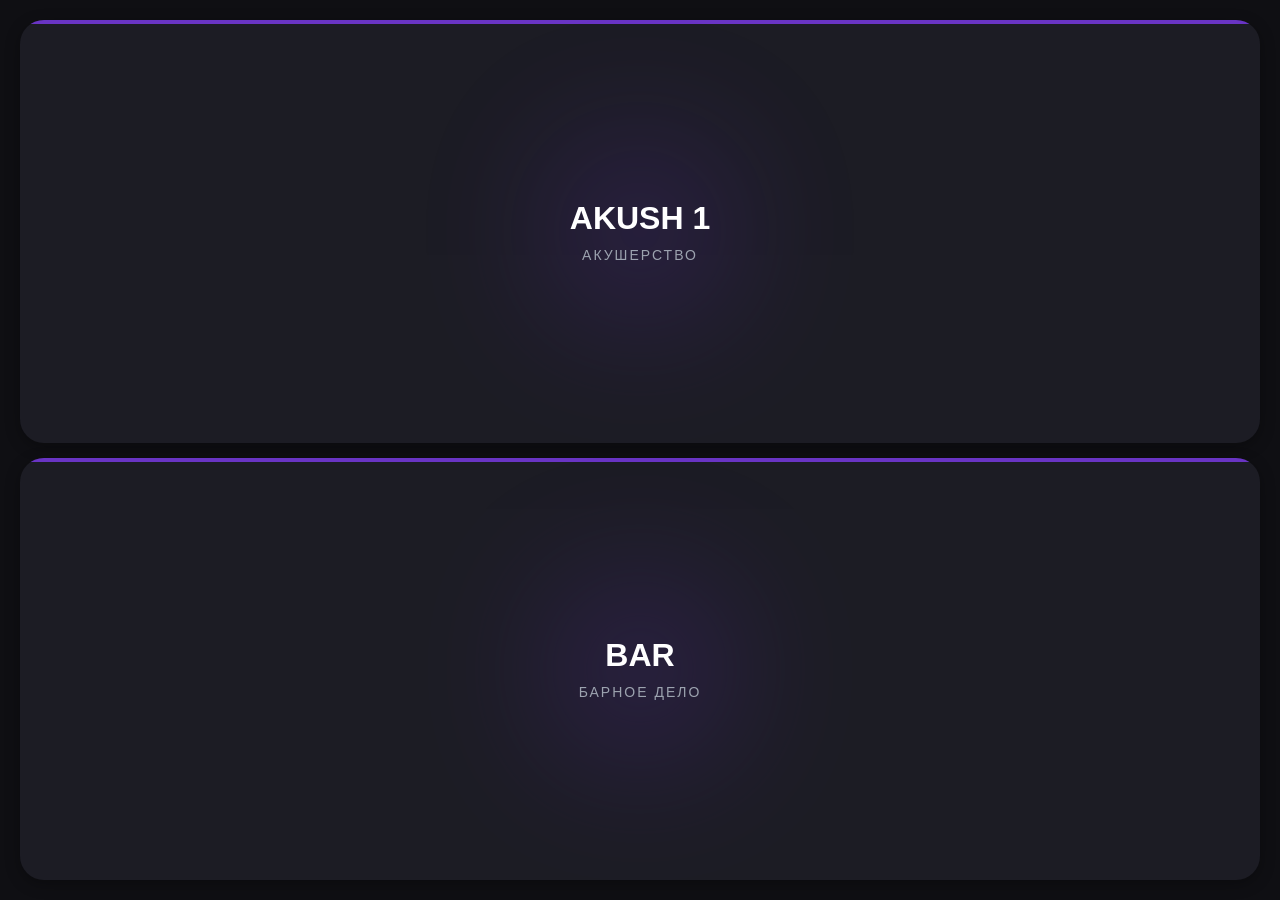
<file: index.html>
<!DOCTYPE html>
<html lang="ru">
<head>
    <meta charset="UTF-8">
    <meta name="viewport" content="width=device-width, initial-scale=1.0, maximum-scale=1.0, user-scalable=no">
    <title>Выбор приложения</title>
    <style>
        /* Сброс стилей */
        * {
            box-sizing: border-box;
            margin: 0;
            padding: 0;
        }

        body {
            /* Темный фон, как в вашем ТТК */
            background-color: #0f0f13; 
            color: #ffffff;
            font-family: -apple-system, BlinkMacSystemFont, "Segoe UI", Roboto, Helvetica, Arial, sans-serif;
            
            /* Делаем контейнер на весь экран (с учетом мобильных браузеров) */
            height: 100vh;
            height: 100dvh; /* Динамическая высота для мобильных */
            display: flex;
            flex-direction: column;
            gap: 15px; /* Расстояние между карточками */
            padding: 20px; /* Отступы от краев экрана */
        }

        /* Общие стили для карточек */
        .card {
            flex: 1; /* Карточки занимают поровну всё доступное место */
            background-color: #1c1c24; /* Цвет карточек из ТТК */
            border-radius: 24px; /* Красивое скругление */
            display: flex;
            flex-direction: column;
            justify-content: center;
            align-items: center;
            text-decoration: none;
            color: #ffffff;
            position: relative;
            overflow: hidden;
            transition: transform 0.2s ease, background-color 0.2s ease;
            box-shadow: 0 4px 15px rgba(0, 0, 0, 0.3);
        }

        /* Эффект нажатия на телефоне */
        .card:active {
            transform: scale(0.98);
            background-color: #252530;
        }

        /* Заголовки внутри карточек */
        .card h2 {
            font-size: 32px;
            font-weight: 800;
            margin-bottom: 10px;
            z-index: 2;
        }

        /* Подзаголовок (мелкий текст) */
        .card p {
            font-size: 14px;
            color: #9ca3af; /* Серый цвет */
            z-index: 2;
            text-transform: uppercase;
            letter-spacing: 2px;
        }

        /* Фиолетовая полоска-акцент сверху карточки */
        .card::before {
            content: '';
            position: absolute;
            top: 0;
            left: 0;
            width: 100%;
            height: 4px;
            background: #7c3aed; /* Фиолетовый акцент */
            opacity: 0.8;
        }

        /* Красивое свечение на фоне (опционально) */
        .card .glow {
            position: absolute;
            width: 150px;
            height: 150px;
            background: #7c3aed;
            filter: blur(80px);
            opacity: 0.3;
            border-radius: 50%;
            z-index: 1;
        }
    </style>
</head>
<body>

    <!-- Верхняя карточка -->
    <a href="https://newoldergreydownultima886.github.io/akush1" class="card">
        <div class="glow"></div>
        <h2>AKUSH 1</h2>
        <p>Акушерство</p>
    </a>

    <!-- Нижняя карточка -->
    <a href="https://newoldergreydownultima886.github.io/bar" class="card">
        <div class="glow"></div>
        <h2>BAR</h2>
        <p>Барное дело</p>
    </a>

</body>
</html>
</file>
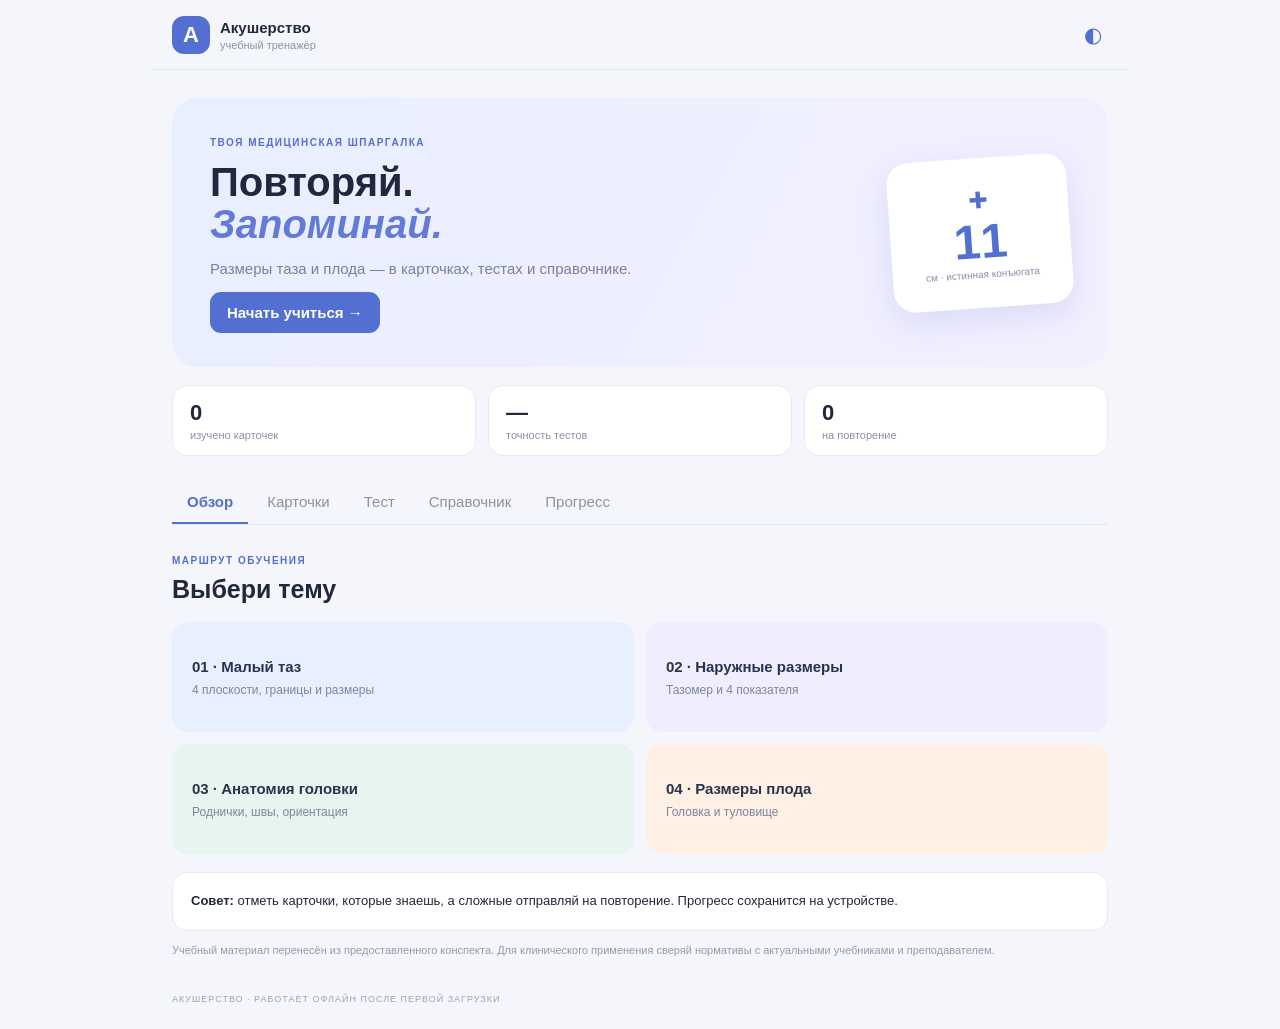
<file: akush1/index.html>
<!doctype html>
<html lang="ru">
<head>
    <meta charset="utf-8">
    <meta name="viewport" content="width=device-width,initial-scale=1,viewport-fit=cover">
    <meta name="theme-color" content="#f4f6fb">
    <meta name="description" content="Учебный тренажёр по акушерским размерам">
    <!-- Исправленные пути (добавлен ./) -->
    <link rel="manifest" href="./manifest.webmanifest">
    <link rel="icon" href="./icons/icon-192.png">
    <link rel="stylesheet" href="./style.css">
    <title>Акушерство — тренажёр</title>
</head>
<body>
<header><div class="logo">А</div><div><b>Акушерство</b><small>учебный тренажёр</small></div><button id="theme">◐</button><button id="install" hidden>Установить</button></header>
<main><section class="hero"><div><label>ТВОЯ МЕДИЦИНСКАЯ ШПАРГАЛКА</label><h1>Повторяй.<br><i>Запоминай.</i></h1><p>Размеры таза и плода — в карточках, тестах и справочнике.</p><button class="primary" data-page="cards">Начать учиться →</button></div><div class="hero-art"><span>✚</span><b>11</b><small>см · истинная конъюгата</small></div></section>
<div class="stats"><div><b id="learned">0</b><small>изучено карточек</small></div><div><b id="accuracy">—</b><small>точность тестов</small></div><div><b id="reviewCount">0</b><small>на повторение</small></div></div>
<nav><button class="active" data-tab="home">Обзор</button><button data-tab="cards">Карточки</button><button data-tab="quiz">Тест</button><button data-tab="reference">Справочник</button><button data-tab="progress">Прогресс</button></nav>
<section id="home" class="page active"><label>МАРШРУТ ОБУЧЕНИЯ</label><h2>Выбери тему</h2><div class="modules"><button data-open="cards" data-filter="pelvis"><strong>01 · Малый таз</strong><small>4 плоскости, границы и размеры</small></button><button data-open="cards" data-filter="external"><strong>02 · Наружные размеры</strong><small>Тазомер и 4 показателя</small></button><button data-open="cards" data-filter="anatomy"><strong>03 · Анатомия головки</strong><small>Роднички, швы, ориентация</small></button><button data-open="cards" data-filter="fetus"><strong>04 · Размеры плода</strong><small>Головка и туловище</small></button></div><aside><b>Совет:</b> отметь карточки, которые знаешь, а сложные отправляй на повторение. Прогресс сохранится на устройстве.</aside><p class="note">Учебный материал перенесён из предоставленного конспекта. Для клинического применения сверяй нормативы с актуальными учебниками и преподавателем.</p></section>
<section id="cards" class="page"><div class="heading"><div><label>АКТИВНОЕ ПОВТОРЕНИЕ</label><h2>Карточки</h2></div><button id="shuffle" class="plain">⇄ Перемешать</button></div><div id="filters" class="filters"><button class="sel" data-filter="all">Все</button><button data-filter="pelvis">Малый таз</button><button data-filter="external">Наружные</button><button data-filter="anatomy">Анатомия</button><button data-filter="fetus">Плод</button><button data-filter="review">Повторить</button></div><div class="flash"><div class="flashmeta"><span id="cat"></span><span id="counter"></span></div><button id="card" class="card"><label id="side">ВОПРОС</label><strong id="content"></strong><small>Нажми, чтобы перевернуть ↻</small></button><div class="actions"><button id="prev">←</button><button id="flip" class="secondary">Показать ответ</button><button id="next">→</button></div><div class="actions"><button id="again" class="again">↻ Повторить</button><button id="known" class="known">✓ Знаю</button></div><div class="bar"><span id="cardbar"></span></div></div></section>
<section id="quiz" class="page"><label>ПРОВЕРЬ СЕБЯ</label><h2>Мини-тест</h2><div class="quizbox"><div class="qmeta" id="qmeta">Вопрос 1 из 10</div><div class="bar"><span id="qbar"></span></div><h3 id="question"></h3><div id="answers"></div><p id="feedback"></p><button id="qnext" class="primary" disabled>Дальше →</button></div><p class="note">10 случайных вопросов. После ответа приложение покажет правильный вариант.</p><button id="restart" class="plain">↻ Новый тест</button></section>
<section id="reference" class="page"><label>ВСЁ В ОДНОМ МЕСТЕ</label><h2>Справочник</h2><input id="search" placeholder="⌕  Поиск по терминам и значениям"><div id="refs"></div></section>
<section id="progress" class="page"><label>ТВОЙ РЕЗУЛЬТАТ</label><h2>Прогресс</h2><div class="progressbox"><b id="percent">0%</b><span id="progressText">Начни с любой темы.</span></div><div id="breakdown"></div><button id="reset" class="plain">Сбросить прогресс</button></section>
</main>
<footer>АКУШЕРСТВО · РАБОТАЕТ ОФЛАЙН ПОСЛЕ ПЕРВОЙ ЗАГРУЗКИ</footer>
<div id="toast"></div>

<!-- Скрипт теперь внутри body, как положено -->
<script src="./app.js"></script>
<script>
    if ('serviceWorker' in navigator) {
        window.addEventListener('load', () => {
            navigator.serviceWorker.register('./sw.js', { scope: './' })
            .then(reg => console.log('SW registered!', reg))
            .catch(err => console.error('SW registration failed:', err));
        });
    }
</script>
</body>
</html>
</file>
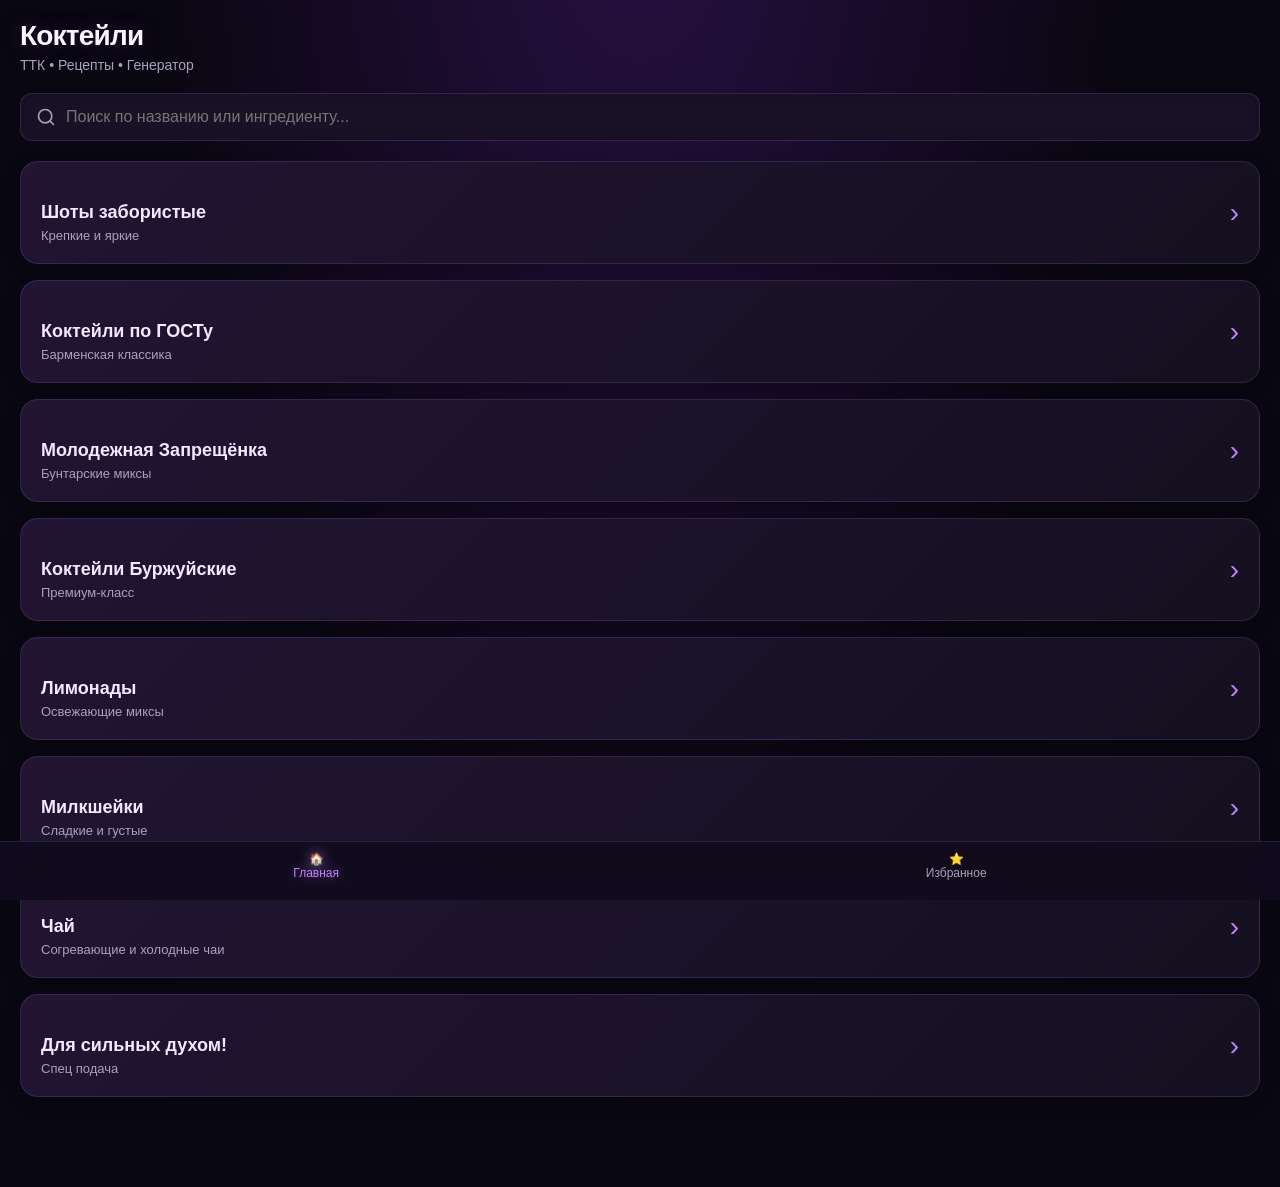
<file: bar/index.html>
<!DOCTYPE html>
<html lang="ru">
<head>
    <meta charset="UTF-8">
    <meta name="viewport" content="width=device-width, initial-scale=1.0, maximum-scale=1.0, user-scalable=no">
    <meta name="theme-color" content="#0f0f13">
    <title>ТТК Бармена</title>
    <link rel="manifest" href="manifest.webmanifest">
    <link rel="stylesheet" href="style.css">
    <link rel="icon" href="icons/icon-192.png">
</head>
<body>

    <main class="views-container">
    <!-- Экран 1: Главная -->
    <div id="view-home" class="view active">
        <header>
            <h1>Коктейли</h1>
            <p>ТТК • Рецепты • Генератор</p>
        </header>
        <div class="search-container">
            <input type="text" id="search-input" placeholder="Поиск по названию или ингредиенту..." oninput="app.handleSearch(this.value)" onkeydown="if(event.key === 'Enter') this.blur();" autocomplete="off" autocorrect="off" autocapitalize="off" spellcheck="false" name="cocktail_search" enterkeyhint="search">
            <button type="button" class="search-clear" onclick="app.clearSearch()">×</button>
        </div>
        <div class="category-list" id="category-list"></div>
        <div class="drink-grid" id="search-results" style="display: none;"></div>
    </div>

    <!-- Экран 2: Список напитков в категории -->
    <div id="view-category" class="view">
        <header class="nav-header">
            <h2 id="category-title">Категория</h2>
        </header>
        <div class="drink-grid" id="drink-grid"></div>
    </div>

    <!-- Экран 3: Детали напитка -->
    <div id="view-detail" class="view">
        <div class="detail-hero">
            <div class="generator-preview" id="generator-preview"></div>
            <!-- <button class="back-btn floating" onclick="app.goBack()">←</button> -->
            <button class="edit-visual-btn" onclick="app.toggleVisualEditor()">🎨 Настроить</button>
        </div>
        
        <div class="detail-content">
            <div class="detail-header">
                <h2 id="detail-name">Название</h2>
            </div>
            <div class="tags">
                <span class="tag" id="detail-glass">Шот</span>
                <span class="tag" id="detail-method">Метод</span>
            </div>
            <h3>Состав</h3>
            <ul class="ingredients-list" id="ingredients-list"></ul>
            <button id="fav-btn" class="main-btn" onclick="app.toggleFavorite()">♡ Сохранить в избранное</button>
        </div>

        <!-- Выезжающая панель редактирования -->
        <div class="visual-editor-panel" id="visualEditorPanel">
            <div class="editor-header">
                <h3>Настройка вида</h3>
                <button class="close-editor" onclick="app.toggleVisualEditor()">✕</button>
            </div>
            <div class="editor-scroll">
                <div class="section-title">Посуда</div>
                <div class="v-grid" id="v-glassPicker"></div>
                
                <div class="section-title">Цвет жидкости</div>
                <div class="v-colors" id="v-colorPicker"></div>

                <div class="section-title">Гарнир</div>
                <div class="v-grid" id="v-garnishPicker"></div>

                <div class="section-title">Модификаторы</div>
                
                <div class="v-modifiers" style="flex-direction: column; gap: 10px;">
                    <label><input type="checkbox" id="v-iceToggle" onchange="app.updateVisual('ice', this.checked)"> Лёд</label>
                    <label><input type="checkbox" id="v-foamToggle" onchange="app.updateVisual('foam', this.checked)"> Пенка</label>
                    
                    <!-- Новый блок для слоев (виден только для шотов) -->
                    <div id="v-layersBox" style="border-top: 1px solid #444; padding-top: 10px; margin-top: 5px;">
                        <label style="margin-bottom: 10px; display: block;">
                            <input type="checkbox" id="v-layersToggle" onchange="app.toggleLayers(this.checked)"> Слои (для шотов)
                        </label>
                        <div id="v-layerSettings" style="display: none; gap: 10px; justify-content: space-between;">
                            <!-- Меняем value так, чтобы первый инпут был верхним слоем -->
                            <input type="color" id="v-layer3" onchange="app.updateLayerColor(2, this.value)" value="#54271c" style="width: 50px; height: 30px; border: none; border-radius: 4px; background: none; cursor: pointer;">
                            <input type="color" id="v-layer2" onchange="app.updateLayerColor(1, this.value)" value="#d9a04b" style="width: 50px; height: 30px; border: none; border-radius: 4px; background: none; cursor: pointer;">
                            <input type="color" id="v-layer1" onchange="app.updateLayerColor(0, this.value)" value="#f1dfb0" style="width: 50px; height: 30px; border: none; border-radius: 4px; background: none; cursor: pointer;">
                        </div>
                    </div>
                </div>
                
                <div class="section-title" style="margin-top: 15px;">Окантовка</div>
                <select id="v-rimSelect" class="v-select" onchange="app.updateVisual('rim', this.value)">
                    <option value="none">Без покрытия</option>
                    <option value="salt">Соль</option>
                    <option value="coconut">Кокосовая стружка</option>
                    <option value="chocolate">Шоколад</option>
                </select>

                <div class="section-title" style="margin-top: 15px;">Масштаб превью</div>
                <input type="range" id="v-zoomSlider" min="50" max="150" value="100" style="width: 100%; accent-color: var(--accent);" oninput="app.updateVisual('zoom', this.value)">
                
                <button class="save-visual-btn" onclick="app.saveVisualState()">💾 Сохранить для этого коктейля</button>
                
                <div class="data-actions">
                    <button class="export-btn" onclick="app.exportData()">📤 Экспорт</button>
                    <label class="import-btn">📥 Импорт<input type="file" accept=".json" onchange="app.importData(event)"></label>
                </div>
            </div>
        </div>
    </div>

    <!-- Экран 4: Избранное моё -->
    <div id="view-favorites" class="view">
        <header><h1>Избранное</h1></header>
        <div class="drink-grid" id="favorites-grid"></div>
    </div>
    </main>

    <nav class="bottom-nav">
        <button onclick="app.goHome()" class="nav-item active">🏠<br>Главная</button>
        <button onclick="app.showView('favorites')" class="nav-item">⭐<br>Избранное</button>
    </nav>

    <script src="data.js"></script>
    <script src="config.js"></script> 
    <script src="app.js"></script>
</body>
<script>
    if ('serviceWorker' in navigator) {
        window.addEventListener('load', () => navigator.serviceWorker.register('./sw.js', { scope: './' }));
    }
</script>
</html>
</file>
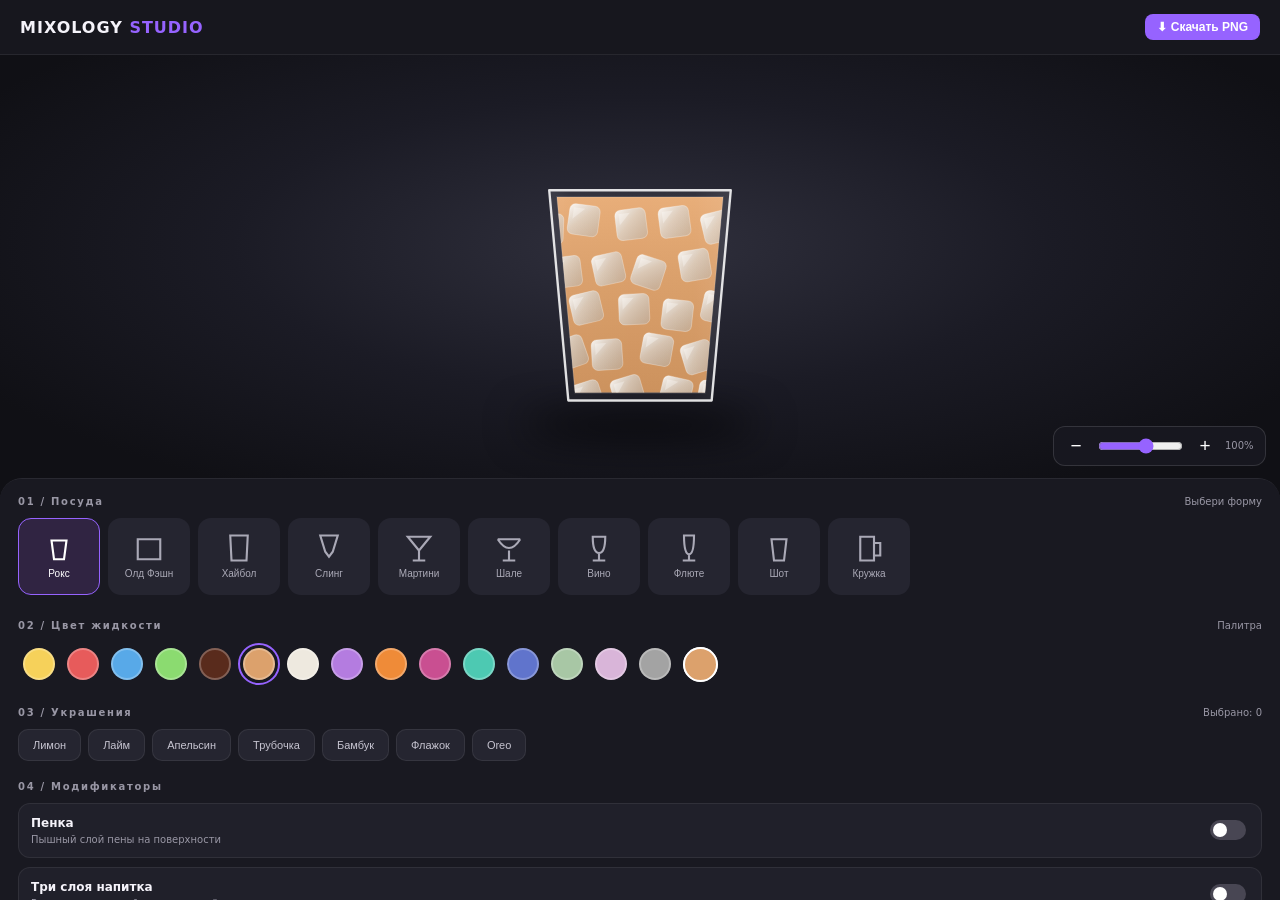
<file: generator.html>
<!DOCTYPE html>
<html lang="ru">
<head>
<meta charset="UTF-8">
<meta name="viewport" content="width=device-width, initial-scale=1">
<title>Mixology Studio</title>

<style>
:root {
 --bg:#101015;
 --panel:#191921;
 --panel2:#252530;
 --accent:#9663ff;
 --text:#f5f3fa;
 --muted:#9997a5;
}
*{box-sizing:border-box; user-select: none;}
body{
 margin:0;height:100dvh;overflow:hidden;
 background:var(--bg);color:var(--text);
 font-family:system-ui,sans-serif;
 display:flex;flex-direction:column;
}
header{
 height:55px;flex-shrink:0;padding:0 20px;
 display:flex;align-items:center;justify-content:space-between;
 background:#17171e;border-bottom:1px solid #ffffff12
}
.logo{font-weight:900;letter-spacing:1px;font-size:16px}
.logo span{color:var(--accent)}
.header-actions { display: flex; gap: 10px; }
.btn-download {
  background: var(--accent); color: white; border: none;
  padding: 6px 12px; border-radius: 8px; font-size: 12px;
  font-weight: bold; cursor: pointer;
}
.preview{
 flex:1;min-height:190px;position:relative;
 display:flex;align-items:center;justify-content:center;
 overflow:hidden;
 background:radial-gradient(ellipse at 50% 45%,#30303d 0%,#1b1b25 45%,#101015 85%);
}
.preview:after{
 content:"";position:absolute;bottom:10%;
 width:240px;height:20px;border-radius:50%;
 background:#000;filter:blur(20px);
 pointer-events: none;
}
.stage{
 position:relative;z-index:1;
 width:min(340px,85vw);
 height:min(410px,95%);
 display:flex;align-items:center;justify-content:center;
 transform-origin:center;
 transition:transform .15s;
 touch-action: none;
}
#cocktail{width:100%;height:100%;overflow:visible}

.garnish-editor {
  position: absolute; top: 10px; left: 50%; transform: translateX(-50%);
  background: #191921d9; backdrop-filter: blur(10px);
  border: 1px solid #ffffff20; border-radius: 12px;
  padding: 10px 15px; z-index: 5; display: none;
  align-items: center; gap: 15px; flex-wrap: wrap; justify-content: center;
  width: 90%;
}
.garnish-editor.active { display: flex; }
.garnish-editor label { font-size: 11px; color: var(--muted); }
.garnish-editor input[type=range] { width: 80px; accent-color: var(--accent); }
.btn-delete { 
  background: #ff4b4b20; color: #ff6b6b; border: 1px solid #ff4b4b40;
  padding: 5px 10px; border-radius: 6px; font-size: 11px; cursor: pointer;
}

.selected-garnish .garnish-transform {
  outline: 1px dashed var(--accent);
  outline-offset: 5px;
  background: rgba(150, 99, 255, 0.1);
}

.zoom{
 position:absolute;z-index:3;bottom:12px;right:14px;
 display:flex;align-items:center;gap:8px;
 background:#191921d9;border:1px solid #ffffff20;
 padding:7px 10px;border-radius:12px;
 backdrop-filter:blur(10px);
}
.zoom button{
 border:0;background:transparent;color:white;
 font-size:19px;cursor:pointer;width:24px
}
.zoom input{width:85px;accent-color:var(--accent)}
.zoom span{font-size:10px;color:var(--muted);min-width:30px}
.controls{
 flex-shrink:0;max-height:50%;overflow-y:auto;
 padding:17px 18px;
 background:var(--panel);
 border-top:1px solid #ffffff12;
 border-radius:22px 22px 0 0;
}
.controls::-webkit-scrollbar{width:4px}
.controls::-webkit-scrollbar-thumb{background:#484653;border-radius:10px}
.section{margin-bottom:20px}
.section-head{
 display:flex;justify-content:space-between;
 align-items:center;margin-bottom:11px;gap:8px
}
.section-title{
 color:var(--muted);font-size:10px;font-weight:850;
 letter-spacing:1.7px
}
.info{color:var(--muted);font-size:10px}
.glass-grid{
 display:flex;gap:8px;overflow-x:auto;padding-bottom:5px
}
.glass-btn{
 flex-shrink:0;width:82px;height:77px;
 background:var(--panel2);border:1px solid transparent;
 border-radius:13px;color:#aaa9b6;
 display:flex;flex-direction:column;align-items:center;
 justify-content:center;gap:5px;font-size:10px;cursor:pointer
}
.glass-btn svg{width:30px;height:30px;fill:none;stroke:currentColor;stroke-width:1.7}
.glass-btn.active{background:#302442;border-color:var(--accent);color:white}
.color-grid{display:flex;gap:12px;align-items:center;overflow-x:auto;padding:5px}
.color-btn{
 width:32px;height:32px;flex-shrink:0;border-radius:50%;
 border:2px solid #ffffff40;cursor:pointer
}
.color-btn.active{outline:2px solid var(--accent);outline-offset:3px}
.custom-color{
 width:35px;height:35px;flex-shrink:0;border:0;
 border-radius:50%;overflow:hidden;padding:0;cursor:pointer
}
.custom-color::-webkit-color-swatch-wrapper{padding:0}
.custom-color::-webkit-color-swatch{border:2px solid white;border-radius:50%}
.garnish-grid{display:flex;flex-wrap:wrap;gap:7px}
.choice{
 padding:9px 14px;border-radius:10px;
 background:var(--panel2);border:1px solid #ffffff13;
 color:#c6c4d0;font-size:11px;cursor:pointer
}
.choice.active{background:#392953;border-color:var(--accent);color:white}
.choice.active:before{content:"✓ ";color:#c7aaff}
.modifier{
 background:#20202a;border:1px solid #ffffff12;
 border-radius:12px;padding:12px;margin-top:9px
}
.modifier-head{display:flex;align-items:center;justify-content:space-between;gap:10px}
.modifier-title{font-size:12px;font-weight:700}
.modifier-desc{font-size:10px;color:var(--muted);margin-top:4px}
.modifier-content{margin-top:12px}
.toggle{
 appearance:none;width:36px;height:20px;
 background:#484653;border-radius:20px;position:relative;
 cursor:pointer;flex-shrink:0
}
.toggle:after{
 content:"";position:absolute;width:14px;height:14px;
 background:white;border-radius:50%;top:3px;left:3px;transition:.2s
}
.toggle:checked{background:var(--accent)}
.toggle:checked:after{left:19px}
.layer-row{display:grid;grid-template-columns:repeat(3,1fr);gap:8px}
.layer-item{
 background:#292934;border:1px solid #ffffff12;
 padding:9px;border-radius:9px;min-width:0
}
.layer-item label{font-size:10px;color:var(--muted);display:block;margin-bottom:6px}
.layer-item input[type=color]{width:100%;height:30px;border:0;background:none;cursor:pointer}
.select{
 width:100%;padding:10px;border-radius:8px;
 color:white;background:#292934;border:1px solid #ffffff18
}
.bottom-row{display:flex;justify-content:space-between;align-items:center;gap:12px}
.ice-control{display:flex;align-items:center;gap:9px;font-size:12px;cursor:pointer}
.switch{width:35px;height:20px;background:#444;border-radius:20px;position:relative}
.switch:after{content:"";position:absolute;width:14px;height:14px;top:3px;left:3px;background:white;border-radius:50%;transition:.2s}
.ice-control input{display:none}
.ice-control input:checked+.switch{background:var(--accent)}
.ice-control input:checked+.switch:after{left:18px}
.reset{background:transparent;border:1px solid #ffffff18;color:var(--muted);padding:8px 12px;border-radius:8px;font-size:11px;cursor:pointer}
.hidden{display:none!important}
</style>
</head>

<body>
<header>
 <div class="logo">MIXOLOGY <span>STUDIO</span></div>
 <div class="header-actions">
   <button class="btn-download" id="downloadBtn">⬇ Скачать PNG</button>
 </div>
</header>

<main style="display:flex;flex:1;min-height:0;flex-direction:column">
 <div class="preview" id="preview">
   
   <div class="garnish-editor" id="garnishEditor">
     <label>Размер:</label>
     <input type="range" id="garnishScale" min="0.5" max="5" step="0.1" value="1">
     <span id="garnishScaleVal" style="font-size: 11px; min-width: 30px;">1.0x</span>
     <button class="btn-delete" id="deleteGarnish">Удалить</button>
   </div>

  <div class="stage" id="stage">
   <svg id="cocktail" viewBox="0 0 320 420"></svg>
  </div>

  <div class="zoom">
   <button id="zoomOut">−</button>
   <input id="zoomSlider" type="range" min="45" max="140" value="100">
   <button id="zoomIn">+</button>
   <span id="zoomValue">100%</span>
  </div>
 </div>

 <div class="controls">

  <section class="section">
   <div class="section-head">
    <div class="section-title">01 / Посуда</div>
    <div class="info">Выбери форму</div>
   </div>
   <div class="glass-grid" id="glassPicker"></div>
  </section>

  <section class="section">
   <div class="section-head">
    <div class="section-title">02 / Цвет жидкости</div>
    <div class="info">Палитра</div>
   </div>
   <div class="color-grid" id="colorPicker"></div>
  </section>

  <section class="section" id="garnishSection">
   <div class="section-head">
    <div class="section-title">03 / Украшения</div>
    <div class="info" id="garnishInfo">Выбрано: 0</div>
   </div>
   <div class="garnish-grid" id="garnishPicker"></div>
  </section>

  <section class="section">
   <div class="section-head">
    <div class="section-title">04 / Модификаторы</div>
   </div>

   <div class="modifier" id="foamModifier">
    <div class="modifier-head">
     <div>
      <div class="modifier-title">Пенка</div>
      <div class="modifier-desc">Пышный слой пены на поверхности</div>
     </div>
     <input class="toggle" type="checkbox" id="foamToggle">
    </div>
   </div>

   <div class="modifier" id="layersModifier">
    <div class="modifier-head">
     <div>
      <div class="modifier-title">Три слоя напитка</div>
      <div class="modifier-desc">Раздельная настройка цветов слоёв</div>
     </div>
     <input class="toggle" type="checkbox" id="layersToggle">
    </div>
    <div class="modifier-content hidden" id="layerSettings">
     <div class="layer-row">
      <div class="layer-item">
       <label>Нижний</label>
       <input type="color" id="layer1" value="#54271c">
      </div>
      <div class="layer-item">
       <label>Средний</label>
       <input type="color" id="layer2" value="#d9a04b">
      </div>
      <div class="layer-item">
       <label>Верхний</label>
       <input type="color" id="layer3" value="#f1dfb0">
      </div>
     </div>
    </div>
   </div>

   <div class="modifier">
    <div class="modifier-head">
     <div>
      <div class="modifier-title">Окантовка края</div>
      <div class="modifier-desc">Декоративное покрытие ободка</div>
     </div>
    </div>
    <div class="modifier-content">
     <select class="select" id="rimSelect">
      <option value="none">Без покрытия</option>
      <option value="salt">Соль</option>
      <option value="coconut">Кокосовая стружка</option>
      <option value="chocolate">Шоколад</option>
     </select>
    </div>
   </div>
  </section>

  <div class="bottom-row">
   <label class="ice-control" id="iceControl">
    <input type="checkbox" id="iceToggle" checked>
    <span class="switch"></span>
    Лёд
   </label>
   <button class="reset" id="reset">↻ Сбросить</button>
  </div>
 </div>
</main>

<script>
/* =========================
   ПОСУДА (ИСПРАВЛЕН СЛИНГ)
========================= */
const glasses={
 rocks:{
  name:"Рокс",icon:"M6 6 H18 L16 21 H8 Z",
  // Дно уже верха (65 до 255 сверху, 85 до 235 снизу)
  bowl:"M65 130 H255 L235 350 H85 Z",
  inner:"M73 137 H247 L228 342 H92 Z",
  top:[65,130,255,130],
  clip:[73,137,174,205],
  garnish:[85,130],
  ice:[83,165,144,170]
 },
 oldfashioned:{
  name:"Олд Фэшн",icon:"M3 5 H21 V21 H3 Z",
  bowl:"M65 130 H255 V345 Q255 355 245 355 H75 Q65 355 65 345 Z",
  inner:"M73 137 H247 V340 Q247 347 238 347 H82 Q73 347 73 340 Z",
  top:[65,130,255,130],
  clip:[73,137,174,205],
  garnish:[85,130],
  ice:[83,165,154,170]
 },
 highball:{
  name:"Хайбол",icon:"M5 2 H19 L18 22 H6 Z",
  bowl:"M85 70 H235 L225 350 H95 Z",
  inner:"M93 77 H227 L218 343 H102 Z",
  top:[85,70,235,70],
  clip:[93,77,134,260],
  garnish:[100,70],
  ice:[105,115,110,215]
 },
 sling:{
  name:"Слинг",icon:"M5 2 H19 L15 15 L12 19 L9 15 Z",
  // Идеальная симметрия (центр X=160)
  // Верх: от 65 до 255. 
  // Правая стенка вниз к 160, 320.
  // Основание: от 160, 320 вправо до 220, 390, затем влево до 100, 390.
  // Левая стенка вверх к 65, 60.
  bowl:"M65 60 H255 L160 320 L220 345 H100 L160 320 Z",
  
  // Внутренняя часть (жидкость)
//   inner:"M75 68 H245 L160 310 L205 335 H115 L160 310 Z",
  inner:"M75 68 H245 L160 310 Z",
  
  top:[65,60,255,60],
  clip:[75,68,170,242],
  garnish:[85,60],
  ice:[100,100,120,200]
 },
 martini:{
  name:"Мартини",icon:"M3 3 H21 L12 14 Z M12 14 V22 M7 22 H17",
  bowl:"M65 65 H255 L160 215 Z",
  inner:"M74 72 H246 L160 202 Z",
  top:[65,65,255,65],
  clip:[74,72,172,135],
  garnish:[80,65],
  ice:[120,90,80,85],
  stem:"M160 215 V350 M110 350 Q160 357 210 350"
 },
 coupe:{
  name:"Шале",icon:"M3 5 Q12 19 21 5 M3 5 H21 M12 14 V22 M7 22 H17",
  bowl:"M65 130 Q65 190 160 205 Q255 190 255 130 Z",
  inner:"M73 137 Q74 183 160 197 Q246 183 247 137 Z",
  top:[65,130,255,130],
  clip:[73,82,174,115],
  garnish:[80,130],
  ice:[116,110,88,70],
  stem:"M160 205 V350 M110 350 Q160 357 210 350"
 },
 wine:{
  name:"Вино",icon:"M7 3 Q7 16 12 16 Q17 16 17 3 Z M12 16 V22 M7 22 H17",
  bowl:"M95 65 Q95 195 160 220 Q225 195 225 65 Z",
  inner:"M103 72 Q103 188 160 212 Q217 188 217 72 Z",
  top:[95,65,225,65],
  clip:[103,72,114,140],
  garnish:[105,65],
  ice:[125,105,70,95],
  stem:"M160 220 V350 M110 350 Q160 357 210 350"
 },
 champagne:{
  name:"Флюте",icon:"M8 2 Q8 17 12 17 Q16 17 16 2 Z M12 17 V22 M7 22 H17",
  bowl:"M115 65 Q115 190 160 220 Q205 190 205 65 Z",
  inner:"M123 72 Q123 185 160 212 Q197 185 197 72 Z",
  top:[115,65,205,65],
  clip:[123,72,74,140],
  garnish:[125,65],
  ice:[135,100,50,100],
  stem:"M160 220 V350 M110 350 Q160 357 210 350"
 },
 shot:{
  name:"Шот",icon:"M6 5 H18 L16 22 H8 Z",
  bowl:"M112 165 H208 L197 350 H123 Z",
  inner:"M120 172 H200 L190 343 H130 Z",
  top:[112,165,208,165],
  clip:[120,172,80,171],
  garnish:[130,165],
  ice:[130,195,60,120],
  noIce:true,
  noGarnish:true,
  noFoam:true
 },
 beer:{
  name:"Кружка",icon:"M5 3 H16 V22 H5 Z M16 8 H21 V18 H16",
  bowl:"M82 100 H218 V350 H82 Z",
  inner:"M90 108 H210 V342 H90 Z",
  top:[82,100,218,100],
  clip:[90,108,120,234],
  garnish:[95,100],
  ice:[102,140,116,180],
  handle:true
 }
};

/* =========================
   СОСТОЯНИЕ
========================= */
const state={
 glass:"rocks",
 color:"#dca16c",
 garnishes:[], 
 ice:true,
 foam:false,
 layers:false,
 layerColors:["#54271c","#d9a04b","#f1dfb0"],
 rim:"none",
 zoom:100,
 activeGarnishIndex: -1 
};

const colors=["#f6d15a","#e75b5b","#58a9e8","#8bdb70","#592b1c","#dca16c","#eee9df","#b47ce0","#ef8b38","#c94f91","#4dc9b2","#6074cc","#a8c7a5","#d9b5d9","#a3a3a3"];
const garnishesList={ lemon:"Лимон", lime:"Лайм", orange:"Апельсин", straw:"Трубочка", bamboo:"Бамбук", flag:"Флажок", oreo:"Oreo" };
const $=id=>document.getElementById(id);

/* =========================
   КНОПКИ И ИНТЕРФЕЙС
========================= */
Object.entries(glasses).forEach(([id,g])=>{
 const b=document.createElement("button");
 b.className="glass-btn";
 b.dataset.id=id;
 b.innerHTML=`<svg viewBox="0 0 24 24"><path d="${g.icon}"/></svg>${g.name}`;
 b.onclick=()=>{state.glass=id; state.activeGarnishIndex=-1; update()};
 $("glassPicker").appendChild(b);
});

colors.forEach(c=>{
 const b=document.createElement("button");
 b.className="color-btn";
 b.style.background=c;
 b.onclick=()=>{state.color=c;update()};
 $("colorPicker").appendChild(b);
});

const custom=document.createElement("input");
custom.type="color";
custom.className="custom-color";
custom.title="Свой цвет";
custom.value=state.color;
custom.oninput=e=>{state.color=e.target.value;update()};
$("colorPicker").appendChild(custom);

Object.entries(garnishesList).forEach(([id,name])=>{
 const b=document.createElement("button");
 b.className="choice";
 b.textContent=name;
 b.dataset.id=id;
 b.onclick=()=>{
    // Если гарнир с таким id уже есть — выходим из onclick
    if (state.garnishes.some(item => item.id === id)) {
        return;
    }

   const g = glasses[state.glass];

   let topY;
   let startX;
   let startY;

    // отдельно для Трубочки
    if (id == "straw") {
        // Берем координаты верхнего края стакана
        topY = g.top[1]; 
        
        // Позиция по X: отступаем от левого края на 30 пикселей
        startX = g.top[2] - 40; 
        
        // Позиция по Y: поднимаем на 15 пикселей ВЫШЕ края, чтобы создать эффект "надетости"
        startY = topY + 40;   
    } else {
        // Берем координаты верхнего края стакана ага
        topY = g.top[1]; 
        
        // Позиция по X: делаем чтобы лимон итд делался серединкой по левому краю бокала
        startX = g.top[0] - 42; 
        
        // Позиция по Y: поднимаем на 15 пикселей ВЫШЕ края, чтобы создать эффект "надетости"
        startY = topY - 15; 
    }

   state.garnishes.push({ 
        id: id, 
        x: startX, 
        y: startY, 
        scale: 1.5, 
    });
   state.activeGarnishIndex = state.garnishes.length - 1;
   update();
 };
 $("garnishPicker").appendChild(b);
});

/* =========================
   МОДИФИКАТОРЫ
========================= */
$("iceToggle").onchange=e=>{state.ice=e.target.checked;update()};
$("foamToggle").onchange=e=>{state.foam=e.target.checked;update()};
$("layersToggle").onchange=e=>{
 state.layers=e.target.checked;
 $("layerSettings").classList.toggle("hidden",!state.layers);
 update();
};

["layer1","layer2","layer3"].forEach((id,i)=>{
 $(id).oninput=e=>{state.layerColors[i]=e.target.value;update()};
});

$("rimSelect").onchange=e=>{state.rim=e.target.value;update()};

/* =========================
   ЦВЕТОВЫЕ ФУНКЦИИ
========================= */
function colorChange(hex,amount){
 const n=parseInt(hex.slice(1),16);
 const r=Math.max(0,Math.min(255,(n>>16)+amount));
 const g=Math.max(0,Math.min(255,((n>>8)&255)+amount));
 const b=Math.max(0,Math.min(255,(n&255)+amount));
 return "#"+[r,g,b].map(v=>Math.round(v).toString(16).padStart(2,"0")).join("");
}

/* =========================
   ЖИДКОСТЬ (ИСПРАВЛЕНА ПЕНКА)
========================= */
function liquidSVG(g){
 let out="";
 if(state.glass==="shot"){
  if(state.layers){
   out += `
    <rect x="0" y="165" width="320" height="63" fill="${state.layerColors[2]}"/>
    <rect x="0" y="228" width="320" height="58" fill="${state.layerColors[1]}"/>
    <rect x="0" y="286" width="320" height="134" fill="${state.layerColors[0]}"/>
    <path d="M0 228 H320 M0 286 H320" stroke="#ffffff" stroke-opacity=".35" stroke-width="2"/>
   `;
  }else{
   out+=`<rect width="320" height="420" fill="${state.color}"/>`;
  }
  return out;
 }

 if(state.layers){
  out+=`
   <rect width="320" height="420" fill="${state.layerColors[0]}"/>
   <path d="M0 260 H320 V420 H0Z" fill="${state.layerColors[1]}"/>
   <path d="M0 180 H320 V260 H0Z" fill="${state.layerColors[2]}"/>
   <path d="M0 180 H320 M0 260 H320" stroke="#fff" stroke-opacity=".22" stroke-width="1.5"/>
  `;
 }else{
  out+=`<rect width="320" height="420" fill="url(#liquid)"/>`;
 }

 // ПЕНКА: Уменьшена в 3 раза
 if(state.foam && !g.noFoam){
   const topY = g.top[1]; 
   let foamHTML = `<rect x="0" y="${topY}" width="320" height="15" fill="#fffcf5"/>`;

   const bubbles = [
     {x: 20, y: topY+7, r: 4}, {x: 60, y: topY+9, r: 6}, {x: 105, y: topY+5, r: 4},
     {x: 145, y: topY+10, r: 5}, {x: 185, y: topY+8, r: 7}, {x: 230, y: topY+7, r: 5},
     {x: 275, y: topY+9, r: 6}, {x: 310, y: topY+5, r: 4}, {x: 40, y: topY+2, r: 3},
     {x: 130, y: topY+3, r: 4}, {x: 215, y: topY+1, r: 3}, {x: 295, y: topY+2, r: 4}
   ];

   bubbles.forEach(b => {
     foamHTML += `<circle cx="${b.x}" cy="${b.y}" r="${b.r}" fill="#fffcf5"/>`;
     foamHTML += `<circle cx="${b.x - b.r/3}" cy="${b.y - b.r/3}" r="${b.r/2.5}" fill="#ffffff" opacity="0.6"/>`;
   });
   
   foamHTML += `<path d="M0 ${topY+15} Q20 ${topY+18} 40 ${topY+15} T80 ${topY+15} T120 ${topY+15} T160 ${topY+15} T200 ${topY+15} T240 ${topY+15} T280 ${topY+15} T320 ${topY+15} V${topY+20} H0 Z" fill="#f2e6d8" opacity="0.9"/>`;

   out += `<g>${foamHTML}</g>`;
 }
 
 return out;
}


/* =========================
   ЛЁД
========================= */
function iceSVG(g){
 if(!state.ice || g.noIce) return "";
 
 let out = "";
 const size = 32; // Крупный лед
 const gap = 45; // Большое расстояние между кубиками
 
 // Начинаем генерацию с уровня чуть ниже верхнего края стакана
 const startY = g.top[1] + 20;
 
 let row = 0;
 for(let cy = startY; cy < 420; cy += gap){
  // Чередуем ряды, чтобы не было "кирпичной кладки"
  const offsetX = (row % 2) * (gap / 2);
  for(let cx = 0; cx < 320; cx += gap){
   // Добавляем случайное смещение, чтобы льдины не стояли ровно
   const ix = cx + offsetX + (Math.random() * 10 - 5);
   const iy = cy + (Math.random() * 10 - 5);
   // Случайный угол наклона
   const a = Math.random() * 40 - 20;
   
   // Делаем лед более прозрачным, чтобы он не выделялся как "кирпич"
   out+=`
    <g transform="translate(${ix} ${iy}) rotate(${a} ${size/2} ${size/2})">
     <rect width="${size}" height="${size}" rx="6" fill="url(#ice)" stroke="#fff" stroke-opacity=".3" stroke-width="1"/>
     <!-- Внутренний блик для объема -->
     <path d="M4 4 H16 L4 16Z" fill="#fff" opacity=".3"/>
    </g>`;
  }
  row++;
 }
 return out;
}

/* =========================
   УКРАШЕНИЯ 
========================= */
function citrus(type){
 const lime=type==="lime";
 const main=lime?"#79bd48":"#f5a52d", light=lime?"#b8e889":"#ffe28a", dark=lime?"#3d8539":"#c47720";
 return `
  <path d="M0 19 Q28 -11 57 19 Q28 47 0 19Z" fill="${main}" stroke="${dark}" stroke-width="2"/>
  <path d="M5 19 Q28 -4 52 19 Q28 40 5 19Z" fill="${light}" stroke="#fff" stroke-opacity=".5"/>
  <path d="M28 3 V35 M12 11 L21 19 M44 11 L35 19" stroke="${dark}" stroke-width="1.7" fill="none"/>
  <path d="M28 5 L28 33 M8 19 H49" stroke="#fff" stroke-opacity=".35" stroke-width="1"/>
 `;
}
function orange(){
 return `
  <circle cx="22" cy="22" r="21" fill="#e98722" stroke="#ad5919" stroke-width="2"/>
  <circle cx="22" cy="22" r="17" fill="#ffc65e"/>
  <circle cx="22" cy="22" r="3" fill="#fff1b4"/>
  ${Array.from({length:8},(_,i)=>{
   const a=i*Math.PI/4, x1=22+Math.cos(a)*4,y1=22+Math.sin(a)*4, x2=22+Math.cos(a)*16,y2=22+Math.sin(a)*16;
   return `<path d="M${x1} ${y1} L${x2} ${y2}" stroke="#e99836" stroke-width="2"/>`;
  }).join("")}
 `;
}
function oreo(){
 return `
  <circle cx="22" cy="22" r="21" fill="#171414" stroke="#57504c" stroke-width="2"/>
  <circle cx="22" cy="22" r="16" fill="#282322" stroke="#70615a"/>
  <circle cx="22" cy="22" r="10" fill="#f3e9d7"/>
  <circle cx="22" cy="22" r="6" fill="#292322"/>
  <path d="M22 7 V37 M7 22 H37 M11 11 L33 33 M33 11 L11 33" stroke="#65544c" stroke-width="1.6"/>
 `;
}
function bamboo(){
 return `
  <path d="M0 0 Q-10 -45 4 -100 Q15 -155 5 -205 Q38 -170 30 -120 Q25 -65 0 0Z" fill="#3f983c" stroke="#286b30" stroke-width="2"/>
  <path d="M0 0 Q20 -90 5 -205" stroke="#a5d76b" stroke-width="2.4" fill="none"/>
  <path d="M5 -35 L-3 -54 M10 -65 L22 -85 M12 -100 L0 -120 M13 -135 L26 -155 M10 -170 L2 -182" stroke="#76bb4e" stroke-width="1.5" fill="none"/>
 `;
}
function straw() {
  // Если flip = true, трубочка наклоняется влево (координата X становится -22)
  const dx = 60;
  
  return `
  <g>
    <!-- Основная черная трубка -->
    <path d="M0 0 L${dx} -155" stroke="#1a1a1a" stroke-width="10" stroke-linecap="round"/>
    <!-- Серый блик по центру -->
    <path d="M${dx > 0 ? 1 : -1} 0 L${dx > 0 ? dx + 1 : dx - 1} -155" stroke="#4a4a4a" stroke-width="3" stroke-linecap="round"/>
    <!-- Тонкий белый блик -->
    <path d="M${dx > 0 ? -1 : 1} 0 L${dx > 0 ? dx - 1 : dx + 1} -155" stroke="#ffffff" stroke-width="1.5" stroke-linecap="round" opacity="0.4"/>
  </g>
 `;
}
function flag(){
 return `
  <path d="M0 0 L0 -125" stroke="#c9a96c" stroke-width="3"/>
  <path d="M2 -125 Q25 -115 52 -120 L48 -90 Q24 -94 2 -83Z" fill="#e94555" stroke="#a52b3b" stroke-width="1.5"/>
  <path d="M5 -120 Q25 -110 47 -116" fill="none" stroke="#ffb2a5" stroke-width="2"/>
 `;
}
function getGarnishPath(id) {
  if(id==="lemon") return citrus("lemon");
  if(id==="lime") return citrus("lime");
  if(id==="orange") return orange();
  if(id==="oreo") return oreo();
  if(id==="bamboo") return bamboo();
  if(id==="straw") return straw();
  if(id==="flag") return flag();
  return "";
}

/* =========================
   ОКАНТОВКА
========================= */
function rimSVG(g){
 if(state.rim==="none")return "";
 const [x1,y1,x2,y2]=g.top;
 let fill="#fff";
 if(state.rim==="salt")fill="#fffdf3";
 if(state.rim==="coconut")fill="#eee2cb";
 if(state.rim==="chocolate")fill="#5b291c";
 const length=Math.hypot(x2-x1,y2-y1);
 let out="";
 for(let i=0;i<=length;i+=4){
  const t=i/length, x=x1+(x2-x1)*t, y=y1+(y2-y1)*t;
  const seed=Math.sin(i*12.9898)*43758.5453, random=seed-Math.floor(seed), r=state.rim==="coconut"?1.7:1.35;
  out+=`<circle cx="${x}" cy="${y+(random-.5)*5}" r="${r+random*.8}" fill="${fill}"/>`;
  if(state.rim==="coconut" && i%8===0) out+=`<path d="M${x-2} ${y-3} l4 5" stroke="#fff" stroke-width="1.2"/>`;
  if(state.rim==="chocolate" && i%12===0) out+=`<circle cx="${x+1}" cy="${y+2}" r="2" fill="#9b6040"/>`;
 }
 return `<path d="M${x1} ${y1} H${x2}" stroke="${fill}" stroke-width="5" stroke-opacity=".4" stroke-linecap="round" fill="none"/>${out}`;
}

/* =========================
   РЕНДЕР
========================= */
function render(){
 const g=glasses[state.glass];
 const svg=$("cocktail");

 const clipPath=`<clipPath id="bowlClip"><path d="${g.inner}"/></clipPath>`;

 let handle="";
 if(g.handle){
  handle=`
   <path d="M218 145 H239 Q260 145 260 185 V260 Q260 285 218 285" fill="none" stroke="#fff" stroke-opacity=".55" stroke-width="9"/>
   <path d="M221 155 H237 Q251 155 251 185 V255 Q251 274 221 275" fill="none" stroke="#fff" stroke-opacity=".15" stroke-width="4"/>
  `;
 }

 let decorations="";
 if(!g.noGarnish){
  state.garnishes.forEach((item, index) => {
    const isSelected = state.activeGarnishIndex === index;
    const outline = isSelected ? `stroke="#9663ff" stroke-width="2" stroke-dasharray="4" fill="none"` : 'fill="none"';
    
    // Вычисляем позицию X для "надевания" на край.
    // Если гарниров несколько, они распределяются вдоль верхней линии стакана.
    let defaultX = g.top[0] + 25 + (index * 50); 
    
    // Немного опускаем по Y, чтобы кромка бокала перекрывала гарнир
    let defaultY = g.top[1] - 10; 
    
    // Если пользователь еще не двигал гарнир (x/y совпадают с дефолтными при создании), 
    // можно принудительно ставить его на край. Но так как мы уже задали x/y при клике, 
    // мы просто используем сохраненные значения, но сдвигаем их повыше.
    
    decorations+=`
      <g class="garnish-wrapper ${isSelected ? 'selected-garnish' : ''}" 
         data-index="${index}"
         transform="translate(${item.x} ${item.y}) rotate(-15) scale(${item.scale})"
         style="cursor: move; pointer-events: all;">
         ${getGarnishPath(item.id)}
         <circle cx="20" cy="20" r="30" fill="transparent"/>
         <circle cx="20" cy="20" r="30" ${outline} />
      </g>
    `;
  });
 }

 let stem="";
 if(g.stem){
   stem += `
    <!-- Рисуем ножку -->
    <path d="${g.stem}" fill="none" stroke="rgba(255,255,255,.6)" stroke-width="4" stroke-linecap="round"/>
    <path d="${g.stem}" fill="none" stroke="rgba(255,255,255,.23)" stroke-width="1.2"/>
   `;
   // Рисуем основание (если оно есть)
   if(g.base){
     stem += `
      <path d="${g.base}" fill="rgba(255,255,255,.05)" stroke="rgba(255,255,255,.6)" stroke-width="3" stroke-linejoin="round"/>
      <path d="${g.base}" fill="none" stroke="rgba(255,255,255,.23)" stroke-width="1.2"/>
     `;
   }
 }

 // ВНИМАНИЕ: Теперь жидкость и пенка находятся внутри clip-path, 
 // но мы убрали жесткую обрезку пены сверху, чтобы она не пропадала
 svg.innerHTML=`
 <defs>
  ${clipPath}
  <linearGradient id="liquid" x1="0" y1="0" x2="0" y2="1">
   <stop offset="0" stop-color="${colorChange(state.color,35)}"/>
   <stop offset=".5" stop-color="${state.color}"/>
   <stop offset="1" stop-color="${colorChange(state.color,-25)}"/>
  </linearGradient>
  <linearGradient id="glass" x1="0" y1="0" x2="1" y2="0">
   <stop offset="0" stop-color="#fff" stop-opacity=".35"/>
   <stop offset=".12" stop-color="#fff" stop-opacity=".08"/>
   <stop offset=".45" stop-color="#fff" stop-opacity=".02"/>
   <stop offset=".8" stop-color="#fff" stop-opacity=".05"/>
   <stop offset="1" stop-color="#fff" stop-opacity=".4"/>
  </linearGradient>
  <linearGradient id="ice" x1="0" y1="0" x2="1" y2="1">
   <stop offset="0" stop-color="#fff" stop-opacity=".9"/>
   <stop offset=".45" stop-color="#d9efff" stop-opacity=".5"/>
   <stop offset="1" stop-color="#a2c9e7" stop-opacity=".3"/>
  </linearGradient>
 </defs>

 ${stem}
 ${handle}
 <path d="${g.bowl}" fill="rgba(255,255,255,.035)"/>
 <g clip-path="url(#bowlClip)">
  ${liquidSVG(g)}
  ${iceSVG(g)}
 </g>
 <path d="${g.bowl}" fill="url(#glass)" fill-opacity=".2" stroke="rgba(255,255,255,.85)" stroke-width="2.5" stroke-linejoin="round"/>
 <path d="${g.inner}" fill="none" stroke="rgba(255,255,255,.17)" stroke-width="1.2"/>
 <path d="${g.bowl}" fill="none" stroke="#fff" stroke-opacity=".16" stroke-width=".8"/>
 ${rimSVG(g)}
 ${decorations}
 `;

 $("iceControl").style.display=g.noIce?"none":"flex";
 $("foamModifier").classList.toggle("hidden",!!g.noFoam);
 $("layersModifier").classList.toggle("hidden",false);
 $("garnishSection").style.display=g.noGarnish?"none":"block";

 updateButtons();
}

/* =========================
   ИНТЕРФЕЙС & ЛОГИКА
========================= */
function updateButtons(){
 document.querySelectorAll(".glass-btn").forEach(b=>{ b.classList.toggle("active",b.dataset.id===state.glass); });
 document.querySelectorAll(".color-btn").forEach(b=>{ b.classList.toggle("active",b.style.backgroundColor===rgb(state.color)); });
 document.querySelectorAll(".choice").forEach(b=>{ b.classList.remove("active"); });

 $("garnishInfo").textContent="Выбрано: "+state.garnishes.length;
 $("iceToggle").checked=state.ice;
 $("foamToggle").checked=state.foam;
 $("layersToggle").checked=state.layers;
 $("rimSelect").value=state.rim;
 $("layerSettings").classList.toggle("hidden",!state.layers);

 const editor = $("garnishEditor");
 if (state.activeGarnishIndex >= 0 && state.garnishes[state.activeGarnishIndex]) {
   editor.classList.add("active");
   const currentScale = state.garnishes[state.activeGarnishIndex].scale;
   $("garnishScale").value = currentScale;
   $("garnishScaleVal").textContent = currentScale.toFixed(1) + "x";
 } else {
   editor.classList.remove("active");
 }
}

function rgb(hex){
 const n=parseInt(hex.slice(1),16);
 return `rgb(${n>>16}, ${(n>>8)&255}, ${n&255})`;
}

function update(){
  render();
}

/* =========================
   ОПТИМИЗИРОВАННЫЙ DRAG & DROP
========================= */
let draggedItem = null;
let dragIndex = -1;
let startX, startY, initialX, initialY;
let rafPending = false;

function getSVGCoords(e) {
  const svg = $("cocktail");
  const rect = svg.getBoundingClientRect();
  const clientX = e.touches ? e.touches[0].clientX : e.clientX;
  const clientY = e.touches ? e.touches[0].clientY : e.clientY;
  return {
    x: ((clientX - rect.left) / rect.width) * 320,
    y: ((clientY - rect.top) / rect.height) * 420
  };
}

function initDragAndDrop() {
  const svg = $("cocktail");

  svg.addEventListener("pointerdown", (e) => {
    const wrapper = e.target.closest('.garnish-wrapper');
    if (!wrapper) {
      if (state.activeGarnishIndex !== -1) {
        state.activeGarnishIndex = -1;
        update();
      }
      return;
    }

    dragIndex = parseInt(wrapper.dataset.index);
    state.activeGarnishIndex = dragIndex;
    updateButtons();

    draggedItem = state.garnishes[dragIndex];
    const coords = getSVGCoords(e);
    startX = coords.x;
    startY = coords.y;
    initialX = draggedItem.x;
    initialY = draggedItem.y;

    svg.setPointerCapture(e.pointerId);
  });

  svg.addEventListener("pointermove", (e) => {
    if (!draggedItem) return;
    e.preventDefault();
    
    const coords = getSVGCoords(e);
    draggedItem.x = initialX + (coords.x - startX);
    draggedItem.y = initialY + (coords.y - startY);

    if (!rafPending) {
      rafPending = true;
      requestAnimationFrame(() => {
        const wrapper = svg.querySelector(`.garnish-wrapper[data-index="${dragIndex}"]`);
        if (wrapper) {
          wrapper.setAttribute("transform", `translate(${draggedItem.x} ${draggedItem.y}) rotate(-15) scale(${draggedItem.scale})`);
        }
        rafPending = false;
      });
    }
  });

  svg.addEventListener("pointerup", (e) => {
    if (!draggedItem) return;
    draggedItem = null;
    dragIndex = -1;
    svg.releasePointerCapture(e.pointerId);
  });
}

/* =========================
   МАСШТАБ
========================= */
function setZoom(value){
 state.zoom=Math.max(45,Math.min(140,Number(value)));
 $("stage").style.transform=`scale(${state.zoom/100})`;
 $("zoomSlider").value=state.zoom;
 $("zoomValue").textContent=state.zoom+"%";
}

$("zoomSlider").oninput=e=>setZoom(e.target.value);
$("zoomIn").onclick=()=>setZoom(state.zoom+10);
$("zoomOut").onclick=()=>setZoom(state.zoom-10);

/* =========================
   УПРАВЛЕНИЕ РАЗМЕРОМ ГАРНИРА
========================= */
$("garnishScale").oninput = (e) => {
  if (state.activeGarnishIndex >= 0) {
    state.garnishes[state.activeGarnishIndex].scale = parseFloat(e.target.value);
    $("garnishScaleVal").textContent = e.target.value + "x";
    
    const svg = $("cocktail");
    const wrapper = svg.querySelector(`.garnish-wrapper[data-index="${state.activeGarnishIndex}"]`);
    if (wrapper) {
       const item = state.garnishes[state.activeGarnishIndex];
       wrapper.setAttribute("transform", `translate(${item.x} ${item.y}) rotate(-15) scale(${item.scale})`);
    }
  }
};

$("deleteGarnish").onclick = () => {
  if (state.activeGarnishIndex >= 0) {
    state.garnishes.splice(state.activeGarnishIndex, 1);
    state.activeGarnishIndex = -1;
    update();
  }
};

/* =========================
   СКАЧИВАНИЕ PNG
========================= */
$("downloadBtn").onclick = () => {
  const prevIndex = state.activeGarnishIndex;
  state.activeGarnishIndex = -1;
  render();

  const svg = $("cocktail");
  const svgString = new XMLSerializer().serializeToString(svg);
  
  const canvas = document.createElement("canvas");
  const ctx = canvas.getContext("2d");
  const scaleFactor = 2; 
  canvas.width = 640 * scaleFactor;  
  canvas.height = 840 * scaleFactor;
  
  ctx.fillStyle = "#101015";
  ctx.fillRect(0, 0, canvas.width, canvas.height);

  const img = new Image();
  const svgBlob = new Blob([svgString], { type: "image/svg+xml;charset=utf-8" });
  const url = URL.createObjectURL(svgBlob);

  img.onload = () => {
    const zoomMultiplier = state.zoom / 100;
    const drawWidth = canvas.width * zoomMultiplier;
    const drawHeight = canvas.height * zoomMultiplier;
    const offsetX = (canvas.width - drawWidth) / 2;
    const offsetY = (canvas.height - drawHeight) / 2;

    ctx.drawImage(img, offsetX, offsetY, drawWidth, drawHeight);
    URL.revokeObjectURL(url);
    
    const a = document.createElement("a");
    a.download = `cocktail-${state.glass}.png`;
    a.href = canvas.toDataURL("image/png");
    a.click();

    state.activeGarnishIndex = prevIndex;
    render();
  };
  img.src = url;
};

/* =========================
   СБРОС
========================= */
$("reset").onclick=()=>{
 state.glass="rocks";
 state.color="#dca16c";
 state.garnishes=[];
 state.ice=true;
 state.foam=false;
 state.layers=false;
 state.rim="none";
 state.layerColors=["#54271c","#d9a04b","#f1dfb0"];
 state.activeGarnishIndex = -1;

 $("layer1").value=state.layerColors[0];
 $("layer2").value=state.layerColors[1];
 $("layer3").value=state.layerColors[2];

 $("layerSettings").classList.add("hidden");
 setZoom(100);
 update();
};

initDragAndDrop();
update();
</script>
</body>
</html>
</file>
<file: akush1/style.css>
*{box-sizing:border-box}body{margin:0;background:#f4f6fb;color:#20283b;font:15px Arial,sans-serif}header,main,footer{max-width:980px;margin:auto}header{height:70px;display:flex;align-items:center;gap:10px;padding:0 22px;border-bottom:1px solid #e5e9f2}header b,header small{display:block}header small{font-size:11px;color:#8992a5;margin-top:3px}.logo{width:38px;height:38px;border-radius:12px;background:#536fd1;color:white;display:grid;place-items:center;font-size:22px;font-weight:bold}header button:last-child{margin-left:auto}button{cursor:pointer;font:inherit;border:0}#theme{margin-left:auto;background:transparent;font-size:21px;color:#536fd1}#install{background:#e6ecff;color:#405bbd;padding:9px 13px;border-radius:10px}.hero{margin:28px 22px 18px;padding:34px 38px;border-radius:25px;background:linear-gradient(120deg,#e8efff,#f3efff);display:flex;justify-content:space-between;align-items:center;min-height:220px}.hero label,section>label,.heading label{font-size:10px;letter-spacing:1.5px;color:#536fd1;font-weight:bold}.hero h1{font-size:40px;line-height:1.05;margin:12px 0}.hero h1 i{color:#637bd6}.hero p{color:#77829a}.hero-art{width:180px;height:150px;background:white;border-radius:22px;box-shadow:0 12px 30px #405bbd20;display:flex;flex-direction:column;align-items:center;justify-content:center;transform:rotate(-4deg);color:#536fd1}.hero-art span{font-size:23px}.hero-art b{font-size:48px}.hero-art small{font-size:10px;color:#8490a7}.primary,.secondary{background:#536fd1;color:white;padding:12px 17px;border-radius:11px;font-weight:bold}.secondary{background:white;color:#405bbd;border:1px solid #dce2f3}.stats{display:grid;grid-template-columns:repeat(3,1fr);gap:12px;margin:0 22px 25px}.stats div{background:white;border:1px solid #e7eaf1;border-radius:15px;padding:14px 17px}.stats b,.stats small{display:block}.stats b{font-size:22px}.stats small{font-size:11px;color:#8992a5;margin-top:3px}nav{display:flex;gap:4px;margin:0 22px 25px;border-bottom:1px solid #e1e6f0;overflow:auto}nav button{background:transparent;color:#8992a5;padding:12px 15px;white-space:nowrap;border-bottom:2px solid transparent}nav button.active{color:#536fd1;border-color:#536fd1;font-weight:bold}.page{display:none;padding:0 22px;min-height:380px}.page.active{display:block}h2{font-size:25px;margin:8px 0 18px}.modules{display:grid;grid-template-columns:repeat(2,1fr);gap:12px}.modules button{background:#e8efff;text-align:left;border-radius:16px;padding:20px;min-height:110px;color:#28334c}.modules button:nth-child(2){background:#f0edff}.modules button:nth-child(3){background:#e6f5ef}.modules button:nth-child(4){background:#fff0e5}.modules strong,.modules small{display:block}.modules small{font-size:12px;color:#7c879e;margin-top:8px}aside{background:white;border:1px solid #e7eaf1;border-radius:15px;padding:18px;margin-top:18px;line-height:1.6;font-size:13px}.note{font-size:11px;color:#929bad;line-height:1.5}.heading{display:flex;justify-content:space-between;align-items:center}.plain{background:transparent;color:#536fd1;font-weight:bold;padding:9px}.filters{display:flex;gap:7px;overflow:auto;margin:15px 0}.filters button{white-space:nowrap;border:1px solid #e4e8f0;background:white;color:#7e899e;padding:8px 12px;border-radius:25px;font-size:12px}.filters button.sel{background:#e8eeff;color:#405bbd;border-color:#d6dfff}.flash{max-width:620px;margin:0 auto}.flashmeta{display:flex;justify-content:space-between;font-size:10px;color:#8993a8;font-weight:bold;letter-spacing:1px;margin-bottom:9px}.card{width:100%;min-height:260px;background:white;border:1px solid #e5e9f1;border-radius:22px;box-shadow:0 12px 30px #33466e10;padding:25px;display:flex;flex-direction:column;align-items:center;justify-content:center;color:#20283b}.card label{color:#536fd1;font-size:10px;letter-spacing:1.5px;margin-bottom:22px}.card strong{font-size:22px;line-height:1.45;max-width:520px}.card small{color:#a0a8b7;font-size:11px;margin-top:25px}.actions{display:flex;justify-content:center;gap:10px;margin:14px 0}.actions button{padding:11px 16px;border-radius:11px;background:white;border:1px solid #e4e8f0;color:#536fd1}.actions .again{background:#fff0e8;color:#bd7547;border:0}.actions .known{background:#e8f6ef;color:#368765;border:0}.bar{height:5px;background:#e9edf5;border-radius:5px;overflow:hidden;margin:15px 0}.bar span{display:block;height:100%;background:#637bd6;width:0}.quizbox{max-width:680px;background:white;border:1px solid #e5e9f1;border-radius:20px;padding:22px}.qmeta{font-size:12px;color:#8992a5}.quizbox h3{font-size:20px;line-height:1.4}.answer{display:block;width:100%;text-align:left;padding:13px;margin:8px 0;border-radius:11px;border:1px solid #e5e9f1;background:white;color:#263149}.answer.correct{background:#e8f6ef;border-color:#78c19a}.answer.wrong{background:#fff0ec;border-color:#e6a18c}.answer:disabled{opacity:1}#feedback{min-height:22px;font-weight:bold;font-size:13px}#search{width:100%;padding:14px;border:1px solid #e3e8f1;border-radius:12px;margin:4px 0 15px;font-size:14px}.refgroup h3{font-size:16px}.refitem{background:white;border:1px solid #e5e9f1;border-radius:12px;padding:13px;margin:8px 0}.refitem b{font-size:13px}.refitem p{font-size:12px;line-height:1.5;color:#748098;margin:7px 0 0}.progressbox{background:white;border:1px solid #e5e9f1;border-radius:17px;padding:20px;display:flex;align-items:center;gap:20px}.progressbox b{font-size:30px;color:#536fd1}.breakitem{background:white;border:1px solid #e5e9f1;padding:14px;border-radius:12px;margin:10px 0}.breakitem span{color:#7e899e;font-size:12px}.breakitem .bar{margin-bottom:0}footer{padding:25px 22px;color:#9aa2b2;font-size:9px;letter-spacing:1px}#toast{position:fixed;bottom:20px;left:50%;transform:translateX(-50%);background:#263149;color:white;padding:11px 17px;border-radius:11px;opacity:0;transition:.2s;pointer-events:none}#toast.show{opacity:1}body.dark{background:#171c29;color:#edf1fb}body.dark header,body.dark nav{border-color:#343e53}body.dark .stats div,body.dark aside,body.dark .card,body.dark .quizbox,body.dark .refitem,body.dark .progressbox,body.dark .breakitem{background:#222a3b;border-color:#343e53;color:#edf1fb}body.dark .hero{background:linear-gradient(120deg,#283451,#342f4d)}body.dark .hero-art{background:#f8f9ff}body.dark .answer{background:#252f43;color:#edf1fb;border-color:#3a465e}body.dark .modules button{color:#edf1fb}body.dark .modules small{color:#aab5ca}body.dark .filters button{background:#252f43;border-color:#3a465e;color:#bac4d8}body.dark #search{background:#222a3b;color:white;border-color:#343e53}body.dark .secondary{background:#222a3b;border-color:#343e53}@media(max-width:650px){header{padding:0 15px}.hero{margin:18px 14px;padding:24px;min-height:190px}.hero h1{font-size:32px}.hero-art{width:125px;height:125px}.hero-art b{font-size:39px}.stats{margin:0 14px 20px;gap:7px}.stats div{padding:12px 9px}.stats small{font-size:9px}nav{margin:0 14px 22px}.page{padding:0 14px}.modules{gap:9px}.modules button{padding:15px;min-height:105px}.card{min-height:240px;padding:18px}.card strong{font-size:19px}.hero p{font-size:13px}}@media(max-width:390px){.hero-art{display:none}.hero{min-height:0}.stats b{font-size:18px}}
</file>
<file: bar/style.css>
:root {
    --bg-color: #0f0f13;
    --card-bg: #1c1c24;
    --text-main: #ffffff;
    --text-muted: #9ca3af;
    --accent: #7c3aed;
    --accent-hover: #6d28d9;
}

* {
    box-sizing: border-box;
    margin: 0;
    padding: 0;
    font-family: -apple-system, BlinkMacSystemFont, "Segoe UI", Roboto, Helvetica, Arial, sans-serif;
}

body {
    background-color: var(--bg-color);
    color: var(--text-main);
    padding-bottom: 70px; /* Место под нижнее меню */
    -webkit-tap-highlight-color: transparent;
}

/* Экраны (Views) */
.views-container {
    position: relative;
    width: 100%;
    min-height: calc(100vh - 70px);
    overflow: hidden;
}

.view {
    display: none;
    width: 100%;
    padding: 20px;
}

.view.active {
    display: block;
    position: relative;
    z-index: 1;
}

.view.swipe-out-left,
.view.swipe-out-right {
    display: block !important;
    position: absolute;
    top: 0;
    left: 0;
    width: 100%;
    z-index: 2;
    pointer-events: none;
    will-change: transform, opacity;
}

header h1 { font-size: 28px; margin-bottom: 5px; }
header p { color: var(--text-muted); font-size: 14px; margin-bottom: 20px; }

/* Сетки и карточки */
.category-list { display: flex; flex-direction: column; gap: 15px; }
.category-card {
    background: var(--card-bg);
    padding: 20px;
    border-radius: 16px;
    display: flex;
    justify-content: space-between;
    align-items: center;
    cursor: pointer;
}
.category-card h3 { font-size: 18px; margin-bottom: 5px; }
.category-card p { color: var(--text-muted); font-size: 13px; }

.drink-grid {
    display: grid;
    grid-template-columns: 1fr 1fr;
    gap: 15px;
}
.drink-card {
    background: var(--card-bg);
    border-radius: 16px;
    overflow: hidden;
    cursor: pointer;
    display: flex;
    flex-direction: column;
}
.drink-card img { width: 100%; height: 140px; object-fit: cover; }
.drink-card h4 { padding: 10px; font-size: 14px; text-align: center; }

/* Детали напитка */
.detail-hero { position: relative; height: 300px; margin: -20px -20px 0 -20px; }
.detail-hero img { width: 100%; height: 100%; object-fit: cover; }
.detail-content { position: relative; margin-top: -30px; background: var(--bg-color); border-radius: 24px 24px 0 0; padding: 20px 10px; }
.detail-header { display: flex; justify-content: space-between; align-items: center; }
.detail-header h2 { font-size: 26px; }

.tags { display: flex; gap: 10px; margin: 15px 0; }
.tag { background: #2d2d3a; color: var(--text-muted); padding: 5px 12px; border-radius: 20px; font-size: 12px; }
.tag:first-child { background: var(--accent); color: white; }

h3 { margin: 20px 0 10px; font-size: 18px; }
.ingredients-list { list-style: none; }
.ingredients-list li { display: flex; justify-content: space-between; padding: 12px 0; border-bottom: 1px solid #2d2d3a; }
.ingredients-list input { background: #2d2d3a; color: white; border: 1px solid #444; padding: 4px; border-radius: 4px; width: 60px; text-align: center; }

/* Кнопки */
.main-btn { 
    width: 100%; 
    padding: 16px; 
    background: var(--accent); 
    color: white; 
    border: none; 
    border-radius: 12px; 
    font-size: 16px; 
    font-weight: bold; 
    margin-top: 30px;
    cursor: pointer;
}
.main-btn.saved { background: #2d2d3a; color: var(--text-muted); }

.back-btn { background: rgba(0,0,0,0.5); color: white; border: none; padding: 10px 15px; border-radius: 50%; font-size: 20px; cursor: pointer; backdrop-filter: blur(5px); }
.back-btn.floating { position: absolute; top: 20px; left: 20px; }
.nav-header { display: flex; align-items: center; gap: 15px; margin-bottom: 20px; }
.nav-header h2 { font-size: 22px; }

/* Кнопка смены фото */
.upload-btn { position: absolute; bottom: 40px; right: 20px; background: var(--accent); padding: 10px 15px; border-radius: 20px; font-size: 12px; font-weight: bold; cursor: pointer; }
.upload-btn input { display: none; }
.hidden { display: none !important; }

/* Нижнее меню */
.bottom-nav {
    position: fixed;
    bottom: 0; left: 0; right: 0;
    background: var(--card-bg);
    display: flex;
    justify-content: space-around;
    padding: 10px 0 20px 0;
    border-top: 1px solid #2d2d3a;
    z-index: 100;
}
.nav-item {
    background: none;
    border: none;
    color: var(--text-muted);
    font-size: 12px;
    cursor: pointer;
    display: flex;
    flex-direction: column;
    align-items: center;
    gap: 5px;
}
.nav-item.active { color: var(--accent); }



/* Стили для поиска */
.search-container {
    margin-bottom: 20px;
    position: relative;
}

.search-container input {
    width: 100%;
    background-color: var(--card-bg);
    border: 1px solid #2d2d3a;
    color: var(--text-main);
    padding: 14px 20px 14px 45px; /* Отступ слева для иконки */
    border-radius: 12px;
    font-size: 16px;
    outline: none;
    transition: border-color 0.2s;
    /* Добавляем иконку лупы через SVG на фоне */
    background-image: url("data:image/svg+xml,%3Csvg xmlns='http://www.w3.org/2000/svg' width='20' height='20' viewBox='0 0 24 24' fill='none' stroke='%239ca3af' stroke-width='2' stroke-linecap='round' stroke-linejoin='round'%3E%3Ccircle cx='11' cy='11' r='8'%3E%3C/circle%3E%3Cline x1='21' y1='21' x2='16.65' y2='16.65'%3E%3C/line%3E%3C/svg%3E");
    background-repeat: no-repeat;
    background-position: 15px center;
}

.search-container input:focus {
    border-color: var(--accent);
}



.view.swipe-out-right {
    animation: swipeOutRight 0.2s ease-in forwards;
}

.view.swipe-out-left {
    animation: swipeOutLeft 0.2s ease-in forwards;
}

@keyframes swipeOutRight {
    from {
        transform: translateX(0);
        opacity: 1;
    }
    to {
        transform: translateX(100%);
        opacity: 0;
    }
}

@keyframes swipeOutLeft {
    from {
        transform: translateX(0);
        opacity: 1;
    }
    to {
        transform: translateX(-100%);
        opacity: 0;
    }
}




.search-container {
    position: relative;
}

.search-clear {
    position: absolute;
    right: 12px;
    top: 50%;
    transform: translateY(-50%);
    border: none;
    background: none;
    color: var(--text-muted);
    font-size: 24px;
    cursor: pointer;
    display: none;
}

.search-container input:not(:placeholder-shown) + .search-clear {
    display: block;
}




.install-btn {
    position: fixed;
    bottom: 85px;
    left: 50%;
    transform: translateX(-50%);
    z-index: 101;

    border: none;
    border-radius: 14px;
    padding: 13px 22px;

    background: var(--accent);
    color: white;
    font-size: 14px;
    font-weight: 600;

    box-shadow: 0 4px 15px rgba(0, 0, 0, 0.3);
    cursor: pointer;
}

.install-btn:active {
    background: var(--accent-hover);
}

.install-btn[hidden] {
    display: none;
}










/* НОВЫЕ СТИЛИ ОТ ЧАТГПТ!!!!!!!!!!!!!!!!!! */
/* ===== NEON PURPLE THEME ===== */

:root {
    --bg-color: #090711;
    --card-bg: #171226;
    --text-main: #f8f5ff;
    --text-muted: #aaa1bd;
    --accent: #a855f7;
    --accent-hover: #9333ea;

    --neon: #c084fc;
    --neon-soft: rgba(168, 85, 247, 0.18);
    --border: rgba(192, 132, 252, 0.16);
}

/* Фон приложения */
body {
    background:
        radial-gradient(ellipse at 50% -15%, #291044 0%, transparent 55%),
        var(--bg-color);
    color: var(--text-main);
}

/* Заголовки */
header h1 {
    letter-spacing: -0.8px;
    text-shadow: 0 0 22px rgba(168, 85, 247, 0.25);
}

header p {
    color: var(--text-muted);
}

/* Категории */
.category-list {
    gap: 16px;
}

.category-card {
    background: linear-gradient(135deg, #211532, #151020);
    border: 1px solid var(--border);
    border-radius: 18px;
    box-shadow: 0 5px 18px rgba(0, 0, 0, 0.2);
    transition: transform 0.2s ease, border-color 0.2s ease,
                box-shadow 0.2s ease;
}

.category-card h3 {
    color: #f3e8ff;
}

.category-card p {
    color: var(--text-muted);
}

.category-card > span {
    color: var(--neon);
    font-size: 28px;
}

@media (hover: hover) {
    .category-card:hover {
        transform: translateY(-2px);
        border-color: rgba(192, 132, 252, 0.55);
        box-shadow: 0 0 22px var(--neon-soft);
    }
}

/* Карточки напитков */
.drink-grid {
    gap: 14px;
}

.drink-card {
    background: linear-gradient(160deg, #211832, #151020);
    border: 1px solid var(--border);
    border-radius: 17px;
    box-shadow: 0 5px 18px rgba(0, 0, 0, 0.22);
    transition: transform 0.2s ease, border-color 0.2s ease,
                box-shadow 0.2s ease;
}

.drink-card img {
    background: #211832;
}

.drink-card h4 {
    color: #f5edff;
    line-height: 1.35;
}

@media (hover: hover) {
    .drink-card:hover {
        transform: translateY(-3px);
        border-color: rgba(192, 132, 252, 0.5);
        box-shadow: 0 0 20px var(--neon-soft);
    }
}

/* Карточка напитка */
.detail-content {
    background: #0d0917;
    border: 1px solid rgba(192, 132, 252, 0.1);
    border-bottom: none;
}

.detail-header h2 {
    text-shadow: 0 0 18px rgba(168, 85, 247, 0.2);
}

.tag {
    background: #211832;
    border: 1px solid var(--border);
}

.tag:first-child {
    background: linear-gradient(135deg, #9333ea, #6b21a8);
    border-color: transparent;
    box-shadow: 0 0 14px rgba(168, 85, 247, 0.25);
}

.ingredients-list li {
    border-bottom-color: rgba(192, 132, 252, 0.13);
}

/* Поля редактирования */
.ingredients-list input {
    background: #1c142b;
    border: 1px solid #49305f;
    color: white;
}

/* Кнопки */
.main-btn {
    background: linear-gradient(135deg, #a855f7, #7e22ce);
    box-shadow: 0 5px 22px rgba(147, 51, 234, 0.25);
    transition: transform 0.2s ease, box-shadow 0.2s ease;
}

.main-btn:active {
    transform: scale(0.98);
    box-shadow: 0 0 25px rgba(168, 85, 247, 0.4);
}

.main-btn.saved {
    background: #241a34;
    border: 1px solid var(--border);
}

/* Нижняя навигация */
.bottom-nav {
    background: rgba(17, 12, 29, 0.94);
    border-top: 1px solid var(--border);
    backdrop-filter: blur(16px);
    -webkit-backdrop-filter: blur(16px);
}

.nav-item {
    transition: color 0.2s ease, transform 0.2s ease;
}

.nav-item.active {
    color: var(--neon);
    text-shadow: 0 0 13px rgba(192, 132, 252, 0.65);
}

/* Поиск */
.search-container input {
    background-color: #191226;
    border-color: var(--border);
    padding-right: 48px;
    box-shadow: inset 0 0 12px rgba(0, 0, 0, 0.15);
}

.search-container input:focus {
    border-color: var(--neon);
    box-shadow: 0 0 0 3px rgba(168, 85, 247, 0.13),
                0 0 18px rgba(168, 85, 247, 0.12);
}

.search-clear {
    color: var(--neon);
}

/* Кнопка установки */
.install-btn {
    background: linear-gradient(135deg, #a855f7, #7e22ce);
    box-shadow: 0 0 24px rgba(168, 85, 247, 0.35);
}

/* ===== АНИМАЦИИ ===== */

/* Плавный вход нового экрана */
.view.active {
    animation: viewEnter 0.28s ease both;
}

@keyframes viewEnter {
    from {
        opacity: 0;
        transform: translateY(9px);
    }
    to {
        opacity: 1;
        transform: translateY(0);
    }
}

/* Появление категорий и карточек */
.category-card,
.drink-card {
    animation: cardEnter 0.32s ease both;
}

@keyframes cardEnter {
    from {
        opacity: 0;
        transform: translateY(12px) scale(0.985);
    }
    to {
        opacity: 1;
        transform: translateY(0) scale(1);
    }
}

/* Небольшая последовательная задержка */
.category-card:nth-child(2),
.drink-card:nth-child(2) {
    animation-delay: 35ms;
}

.category-card:nth-child(3),
.drink-card:nth-child(3) {
    animation-delay: 70ms;
}

.category-card:nth-child(4),
.drink-card:nth-child(4) {
    animation-delay: 105ms;
}

.category-card:nth-child(5),
.drink-card:nth-child(5) {
    animation-delay: 140ms;
}

.category-card:nth-child(6),
.drink-card:nth-child(6) {
    animation-delay: 175ms;
}

/* Не отключаем анимацию свайпа */
.view.swipe-out-left,
.view.swipe-out-right {
    animation-duration: 0.2s;
}

/* Уважение системной настройки уменьшения движения */
@media (prefers-reduced-motion: reduce) {
    *,
    *::before,
    *::after {
        animation-duration: 0.01ms !important;
        animation-iteration-count: 1 !important;
        transition-duration: 0.01ms !important;
        scroll-behavior: auto !important;
    }
}















/* --- Стили для SVG Генератора --- */
.detail-hero {
    position: relative; 
    height: 350px; 
    margin: -20px -20px 0 -20px;
    background: radial-gradient(ellipse at 50% 45%,#30303d 0%,#1b1b25 45%,#101015 85%);
    display: flex;
    justify-content: center;
    align-items: center;
    overflow: hidden;
    transition: height 0.3s ease, margin-top 0.3s ease; /* Добавили плавность */
}

/* Класс для режима редактирования, который сожмет превью */
.detail-hero.editing-mode {
    height: 230px; /* Уменьшаем высоту, чтобы освободить место */
    margin-top: 10px;
}

.generator-preview {
    width: 100%;
    height: 100%;
    display: flex;
    justify-content: center;
    align-items: center;
}
.stage {
    width: 280px;
    height: 340px;
    display: flex;
    justify-content: center;
    align-items: center;
    transform-origin: center;
}
#cocktail-svg { width: 100%; height: 100%; overflow: visible; }

/* Кнопки над картинкой */
.edit-visual-btn {
    position: absolute;
    bottom: 40px;
    right: 20px;
    background: rgba(124, 58, 237, 0.9);
    color: white; border: none; padding: 8px 16px;
    border-radius: 20px; font-size: 13px; font-weight: bold;
    backdrop-filter: blur(5px); cursor: pointer;
    box-shadow: 0 4px 10px rgba(0,0,0,0.5);
    z-index: 10;
}

/* Обновленный стиль панели, чтобы не перекрывать рендер */
.visual-editor-panel {
    position: fixed;
    top: 100%;
    left: 0; right: 0;
    height: calc(100vh - 350px);
    background: var(--card-bg);
    border-top-left-radius: 24px;
    border-top-right-radius: 24px;
    z-index: 200;
    transition: top 0.3s cubic-bezier(0.175, 0.885, 0.32, 1), opacity 0.3s ease;
    display: flex;
    flex-direction: column;
    box-shadow: 0 -10px 30px rgba(0,0,0,0.8);
    opacity: 0; /* Прячем прозрачностью, пока закрыто */
    pointer-events: none; /* Отключаем клики, пока закрыто */
}

.visual-editor-panel.active {
    top: 350px;
    opacity: 1;
    pointer-events: all;
}

/* Стили для селекта окантовки */
.v-select {
    width: 100%; padding: 10px; border-radius: 8px;
    color: white; background: #2d2d3a; border: 1px solid #ffffff18;
    margin-bottom: 10px;
}

.editor-header {
    display: flex; justify-content: space-between; align-items: center;
    padding: 20px; border-bottom: 1px solid #2d2d3a;
}
.editor-header h3 { margin: 0; font-size: 18px; }
.close-editor { background: none; border: none; color: #fff; font-size: 20px; cursor: pointer; }

.editor-scroll {
    overflow-y: auto; padding: 20px; flex: 1;
}

/* Сетки внутри редактора */
.section-title { font-size: 12px; color: var(--text-muted); text-transform: uppercase; margin: 15px 0 10px; }
.section-title:first-child { margin-top: 0; }

.v-grid { display: flex; flex-wrap: wrap; gap: 10px; }
.v-btn {
    background: #2d2d3a; border: 1px solid transparent; color: white;
    padding: 8px 12px; border-radius: 10px; font-size: 12px; cursor: pointer;
}
.v-btn.active { border-color: var(--accent); background: #3a2d54; }

.v-colors { display: flex; gap: 10px; flex-wrap: wrap; }
.v-color {
    width: 36px; height: 36px; border-radius: 50%;
    border: 2px solid transparent; cursor: pointer;
}
.v-color.active { border-color: white; outline: 2px solid var(--accent); }

.v-modifiers {
    display: flex; gap: 20px; margin: 20px 0; background: #2d2d3a; padding: 15px; border-radius: 12px;
}
.v-modifiers label { display: flex; align-items: center; gap: 8px; font-size: 14px; cursor: pointer; }

.save-visual-btn {
    width: 100%; padding: 16px; background: var(--accent); color: white;
    border: none; border-radius: 12px; font-size: 16px; font-weight: bold;
    margin-top: 20px; cursor: pointer;
}












/* Стили для мини-превью в категориях и поиске */
.drink-thumb {
    height: 140px;
    width: 100%;
    background: radial-gradient(ellipse at 50% 45%,#30303d 0%,#1b1b25 45%,#101015 85%);
    display: flex;
    justify-content: center;
    align-items: center;
    overflow: hidden;
}
.drink-thumb svg {
    width: 100%;
    height: 100%;
    padding: 10px;
}

/* Панель инструментов гарнира (внизу превью) */
.garnish-tools {
    position: absolute;
    bottom: 15px;
    left: 50%;
    transform: translateX(-50%);
    background: rgba(25, 25, 33, 0.9);
    backdrop-filter: blur(10px);
    border: 1px solid rgba(255,255,255,0.2);
    border-radius: 12px;
    padding: 8px 15px;
    display: flex;
    align-items: center;
    gap: 10px;
    z-index: 50;
    box-shadow: 0 4px 15px rgba(0,0,0,0.5);
}
.garnish-tools label { font-size: 12px; color: #9997a5; }
.garnish-tools input[type=range] { width: 80px; accent-color: var(--accent); }
.garnish-tools button {
    background: rgba(255, 75, 75, 0.2); color: #ff6b6b;
    border: 1px solid rgba(255, 75, 75, 0.4); border-radius: 6px;
    padding: 5px 10px; font-size: 12px; cursor: pointer;
}

/* Экспорт/Импорт */
.data-actions {
    display: flex; gap: 10px; margin-top: 15px;
}
.export-btn, .import-btn {
    flex: 1; text-align: center;
    background: #2d2d3a; color: #fff; border: none;
    padding: 12px; border-radius: 10px; font-size: 13px;
    cursor: pointer; display: flex; justify-content: center; align-items: center;
}
.import-btn input { display: none; }

/* Для перетаскивания */
#generator-preview svg { touch-action: none; }
.selected-garnish circle { fill: rgba(150, 99, 255, 0.1); }
</file>
